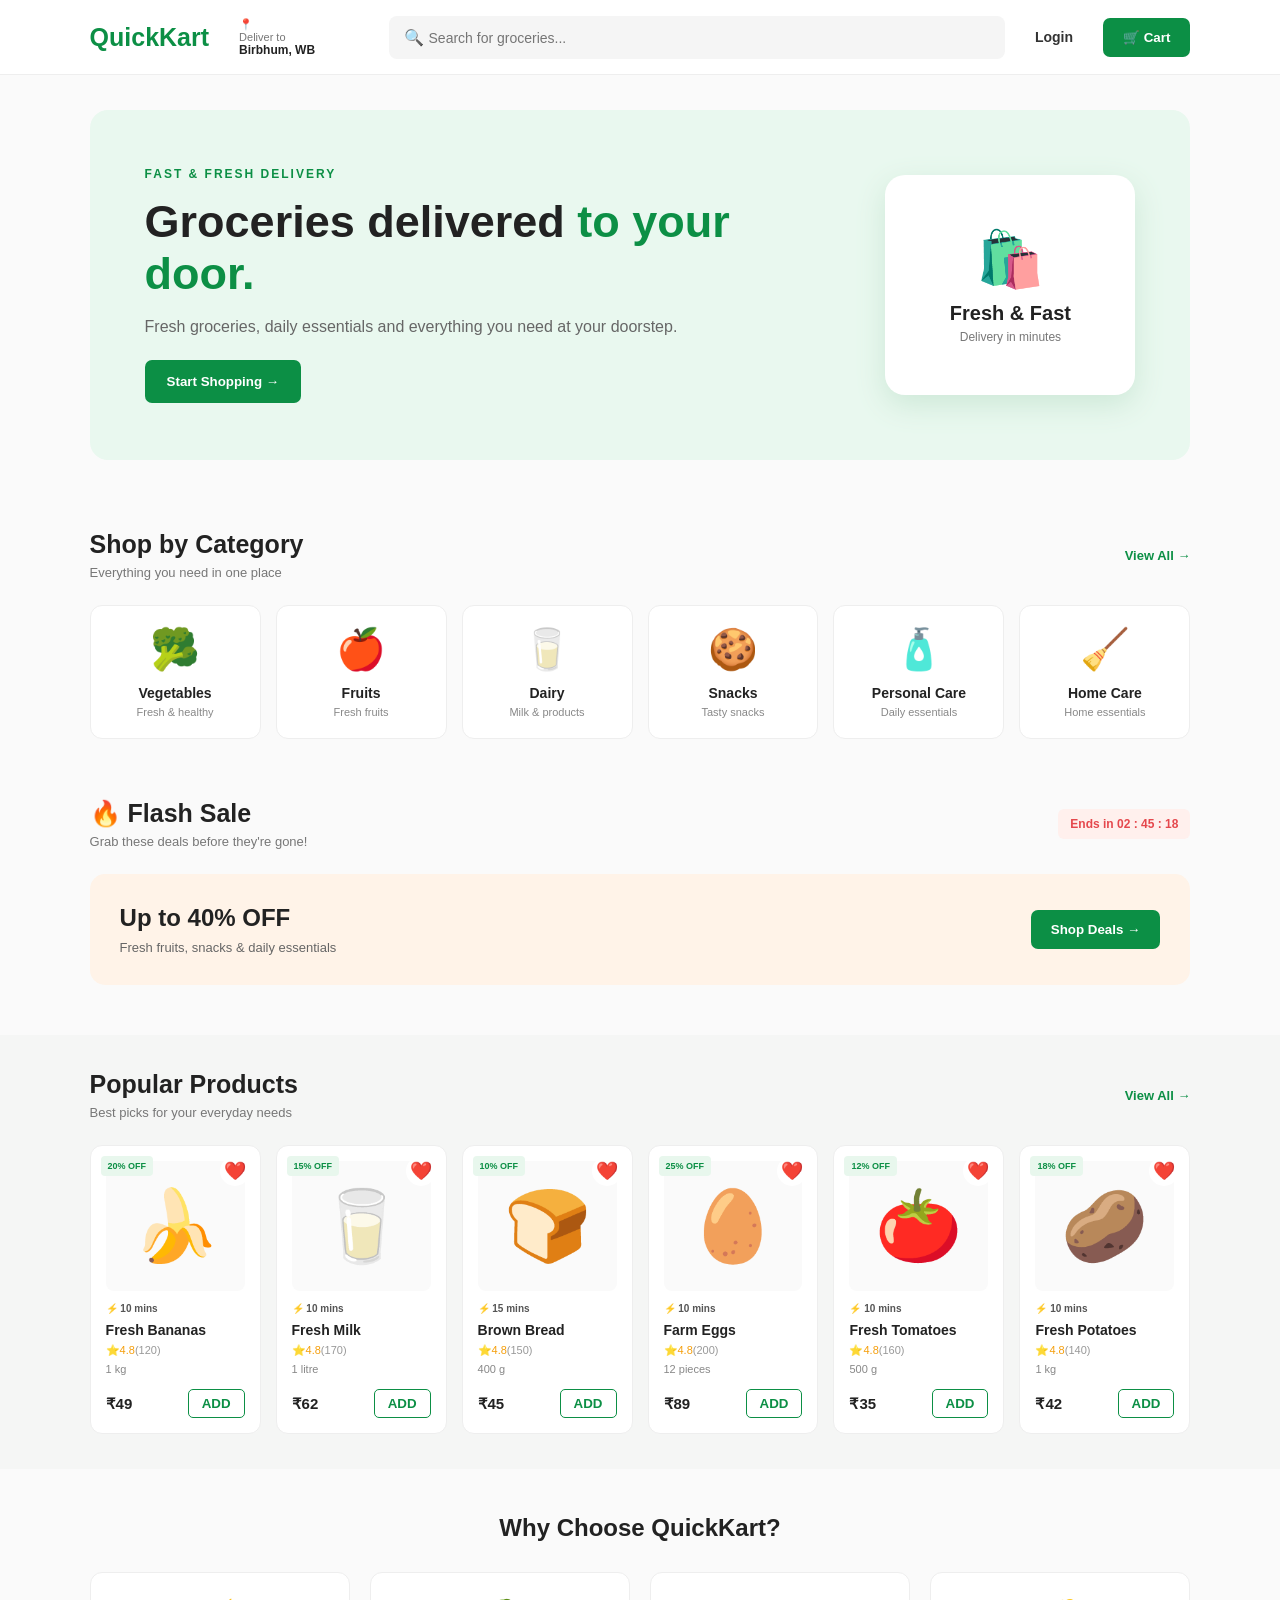
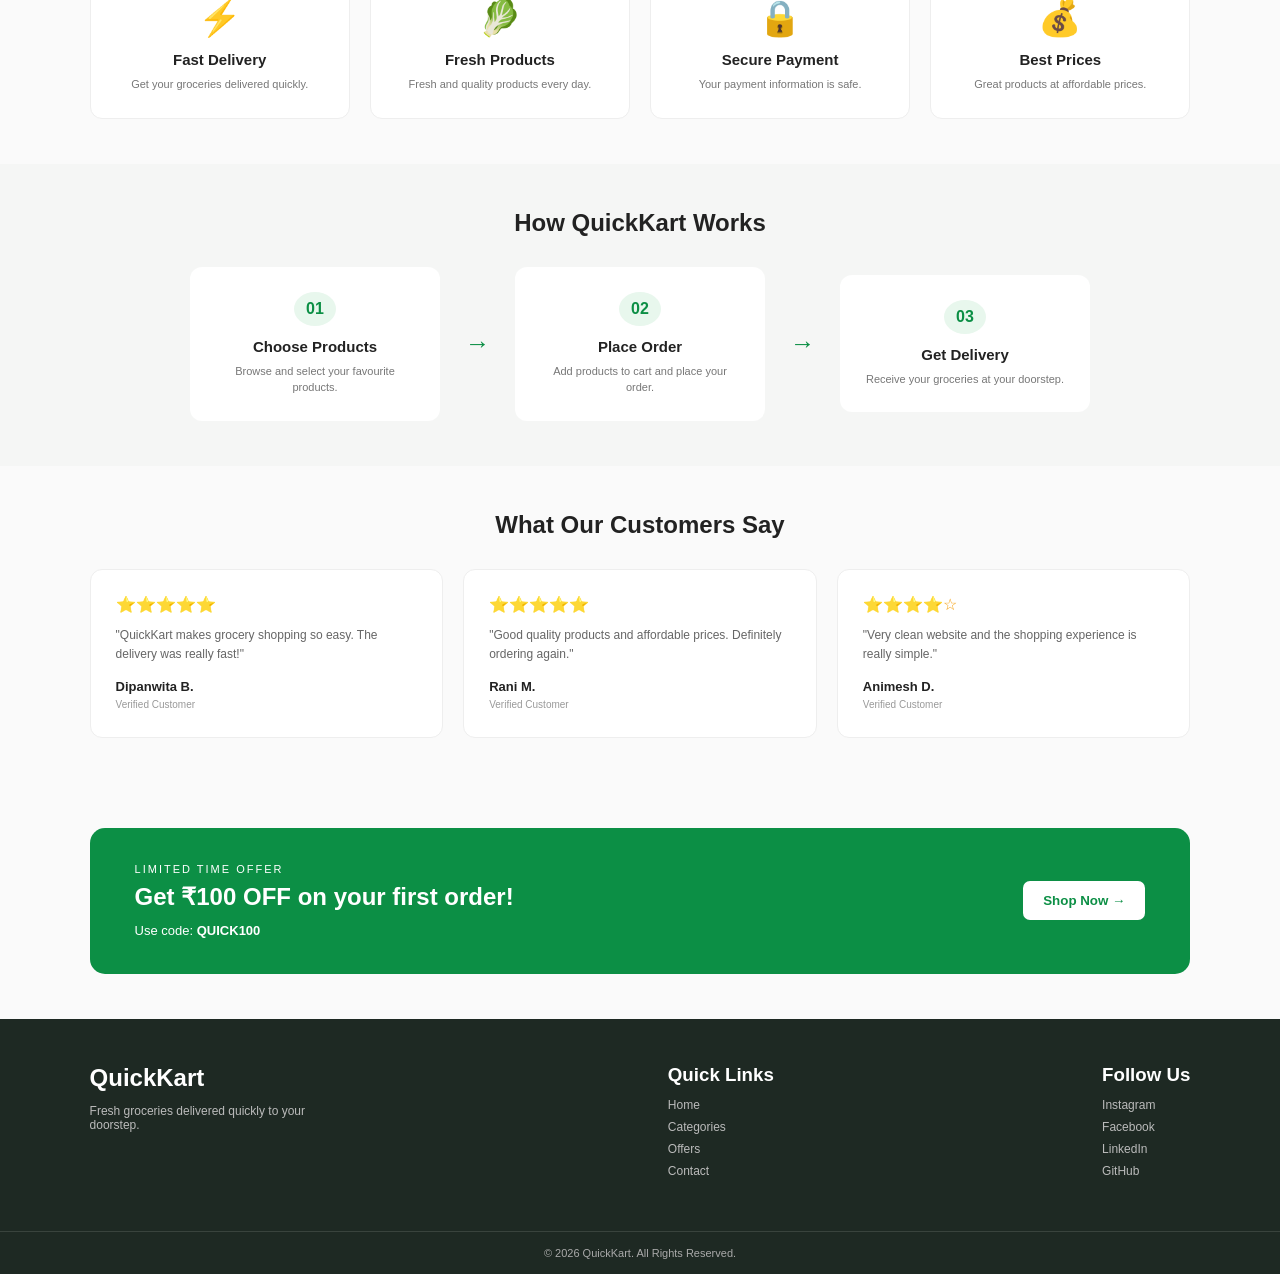
<file: index.html>
<!DOCTYPE html>
<html lang="en">

<head>
    <meta charset="UTF-8">

    <meta name="viewport"
        content="width=device-width, initial-scale=1.0">

    <title>QuickKart | Grocery Delivery</title>

    <!-- CSS File -->
    <link rel="stylesheet" href="dashboard.css">
</head>

<body>

    <!-- --------------- NAVBAR --------------- -->

    <nav class="navbar">

        <div class="logo">
            QuickKart
        </div>

        <div class="location">
            📍 <span>Deliver to</span>
            <strong>Birbhum, WB</strong>
        </div>

        <div class="search">
            🔍
            <input type="text"
                placeholder="Search for groceries...">
        </div>

        <a href="#" class="login">Login</a>

        <button class="cart">
            🛒 Cart
        </button>

    </nav>


    <!----------------- HERO ----------------->

    <section class="hero">

        <div class="hero-text">

            <p>FAST & FRESH DELIVERY</p>

            <h1>
                Groceries delivered
                <span>to your door.</span>
            </h1>

            <p class="description">
                Fresh groceries, daily essentials and
                everything you need at your doorstep.
            </p>

            <button class="shop-btn">
                Start Shopping →
            </button>

        </div>

        <div class="hero-box">
            🛍️
            <h2>Fresh & Fast</h2>
            <p>Delivery in minutes</p>
        </div>

    </section>


    <!------------------ CATEGORIES ----------------->

    <section class="section">

        <div class="section-heading">
            <div>
                <h2>Shop by Category</h2>
                <p>Everything you need in one place</p>
            </div>

            <a href="#">View All →</a>
        </div>


        <div class="categories">

            <div class="category">
                <div class="category-img">🥦</div>
                <h3>Vegetables</h3>
                <p>Fresh & healthy</p>
            </div>

            <div class="category">
                <div class="category-img">🍎</div>
                <h3>Fruits</h3>
                <p>Fresh fruits</p>
            </div>

            <div class="category">
                <div class="category-img">🥛</div>
                <h3>Dairy</h3>
                <p>Milk & products</p>
            </div>

            <div class="category">
                <div class="category-img">🍪</div>
                <h3>Snacks</h3>
                <p>Tasty snacks</p>
            </div>

            <div class="category">
                <div class="category-img">🧴</div>
                <h3>Personal Care</h3>
                <p>Daily essentials</p>
            </div>

            <div class="category">
                <div class="category-img">🧹</div>
                <h3>Home Care</h3>
                <p>Home essentials</p>
            </div>

        </div>

    </section>


    <section class="flash-sale">

    <div class="section-heading">

        <div>
            <h2>🔥 Flash Sale</h2>
            <p>Grab these deals before they're gone!</p>
        </div>

        <span class="sale-time">
            Ends in 02 : 45 : 18
        </span>

    </div>

    <div class="sale-box">

        <div>
            <h2>Up to 40% OFF</h2>
            <p>Fresh fruits, snacks & daily essentials</p>
        </div>

        <button>Shop Deals →</button>

    </div>

</section>


    <!-- --------------- PRODUCTS --------------- -->

    <section class="section products-section">

        <div class="section-heading">

            <div>
                <h2>Popular Products</h2>
                <p>Best picks for your everyday needs</p>
            </div>

            <a href="#">View All →</a>

        </div>


        <div class="products">


            <!-- Product 1 -->

            <div class="product">
                <button class="wishlist">❤️</button>

                <div class="discount">
                    20% OFF
                </div>

                <div class="product-image">🍌</div>

                <p class="time">⚡ 10 mins</p>

                <h3>Fresh Bananas</h3>

         <div class="rating">⭐4.8<span>(120)</span></div>

                <p class="quantity">1 kg</p>

                <div class="product-bottom">

                    <strong>₹49</strong>

                    <button>ADD</button>

                </div>

            </div>


            <!-- Product 2 -->

            <div class="product">
                <button class="wishlist">❤️</button>
                

                <div class="discount">15% OFF</div>

                <div class="product-image">🥛</div>

                <p class="time">⚡ 10 mins</p>

                <h3>Fresh Milk</h3>

                <div class="rating">
                    ⭐4.8<span>(170)</span>
                </div>

                <p class="quantity">
                    1 litre
                </p>

                <div class="product-bottom">

                    <strong>₹62</strong>

                    <button>
                        ADD
                    </button>

                </div>

            </div>


            <!-- Product 3 -->

            <div class="product">

                <button class="wishlist">❤️</button>


                <div class="discount">
                    10% OFF
                </div>

                <div class="product-image">
                    🍞
                </div>

                <p class="time">⚡ 15 mins</p>

                <h3>Brown Bread</h3>

                <div class="rating">
                    ⭐4.8<span>(150)</span>
                </div>

                <p class="quantity">
                    400 g
                </p>

                <div class="product-bottom">

                    <strong>₹45</strong>

                    <button>
                        ADD
                    </button>

                </div>

            </div>


            <!-- Product 4 -->

            <div class="product">

                <button class="wishlist">❤️</button>


                <div class="discount">
                    25% OFF
                </div>

                <div class="product-image">
                    🥚
                </div>

                <p class="time">⚡ 10 mins</p>

                <h3>Farm Eggs</h3>

                <div class="rating">
                    ⭐4.8<span>(200)</span>
                </div>

                <p class="quantity">
                    12 pieces
                </p>

                <div class="product-bottom">

                    <strong>₹89</strong>

                    <button>
                        ADD
                    </button>

                </div>

            </div>


            <!-- Product 5 -->

            <div class="product">

                <button class="wishlist">❤️</button>

                <div class="discount">
                    12% OFF
                </div>

                <div class="product-image">
                    🍅
                </div>

                <p class="time">⚡ 10 mins</p>

                <h3>Fresh Tomatoes</h3>

                <div class="rating">
                    ⭐4.8<span>(160)</span>
                </div>

                <p class="quantity">
                    500 g
                </p>

                <div class="product-bottom">

                    <strong>₹35</strong>

                    <button>
                        ADD
                    </button>

                </div>

            </div>


            <!-- Product 6 -->

            <div class="product">

                <button class="wishlist">❤️</button>

                <div class="discount">
                    18% OFF
                </div>

                <div class="product-image">
                    🥔
                </div>

                <p class="time">⚡ 10 mins</p>

                <h3>Fresh Potatoes</h3>

                <div class="rating">
                    ⭐4.8<span>(140)</span>
                </div>

                <p class="quantity">
                    1 kg
                </p>

                <div class="product-bottom">

                    <strong>₹42</strong>

                    <button>
                        ADD
                    </button>

                </div>

            </div>

        </div>

    </section>

<!------------Why choose us?---------------------->

<section class="why-us">

    <h2>Why Choose QuickKart?</h2>

    <div class="features">

        <div class="feature">
            <div>⚡</div>
            <h3>Fast Delivery</h3>
            <p>Get your groceries delivered quickly.</p>
        </div>

        <div class="feature">
            <div>🥬</div>
            <h3>Fresh Products</h3>
            <p>Fresh and quality products every day.</p>
        </div>

        <div class="feature">
            <div>🔒</div>
            <h3>Secure Payment</h3>
            <p>Your payment information is safe.</p>
        </div>

        <div class="feature">
            <div>💰</div>
            <h3>Best Prices</h3>
            <p>Great products at affordable prices.</p>
        </div>

    </div>

</section>

<!----------- How It Works------------>


<section class="how">

    <h2>How QuickKart Works</h2>

    <div class="steps">

        <div class="step">
            <span>01</span>
            <h3>Choose Products</h3>
            <p>Browse and select your favourite products.</p>
        </div>

        <div class="arrow">→</div>

        <div class="step">
            <span>02</span>
            <h3>Place Order</h3>
            <p>Add products to cart and place your order.</p>
        </div>

        <div class="arrow">→</div>

        <div class="step">
            <span>03</span>
            <h3>Get Delivery</h3>
            <p>Receive your groceries at your doorstep.</p>
        </div>

    </div>

</section>

<!----------Reviews------------>

<section class="reviews">

    <h2>What Our Customers Say</h2>

    <div class="review-box">

        <div class="review">
            <div class="stars">⭐⭐⭐⭐⭐</div>
            <p>
                "QuickKart makes grocery shopping so easy.
                The delivery was really fast!"
            </p>
            <strong>Dipanwita B.</strong>
            <span>Verified Customer</span>
        </div>

        <div class="review">
            <div class="stars">⭐⭐⭐⭐⭐</div>
            <p>
                "Good quality products and affordable prices.
                Definitely ordering again."
            </p>
            <strong>Rani M.</strong>
            <span>Verified Customer</span>
        </div>

        <div class="review">
            <div class="stars">⭐⭐⭐⭐☆</div>
            <p>
                "Very clean website and the shopping
                experience is really simple."
            </p>
            <strong>Animesh D.</strong>
            <span>Verified Customer</span>
        </div>

    </div>

</section>


    <!-- --------------- OFFER --------------- -->

    <section class="offer">

        <div>

            <p>LIMITED TIME OFFER</p>

            <h2>
                Get ₹100 OFF on your first order!
            </h2>

            <span>
                Use code: <strong>QUICK100</strong>
            </span>

        </div>

        <button>
            Shop Now →
        </button>

    </section>


    <!-- --------------- FOOTER --------------- -->

    <footer>

        <div>
            <h2>QuickKart</h2>

            <p>
                Fresh groceries delivered quickly
                to your doorstep.
            </p>
        </div>


        <div>
            <h3>Quick Links</h3>

            <a href="#">Home</a>
            <a href="#">Categories</a>
            <a href="#">Offers</a>
            <a href="#">Contact</a>
        </div>


        <div>
            <h3>Follow Us</h3>

            <p>Instagram</p>
            <p>Facebook</p>
            <p>LinkedIn</p>
            <p>GitHub</p>
        </div>

    </footer>


    <div class="copyright">
        © 2026 QuickKart. All Rights Reserved.
    </div>

</body>

</html>
</file>
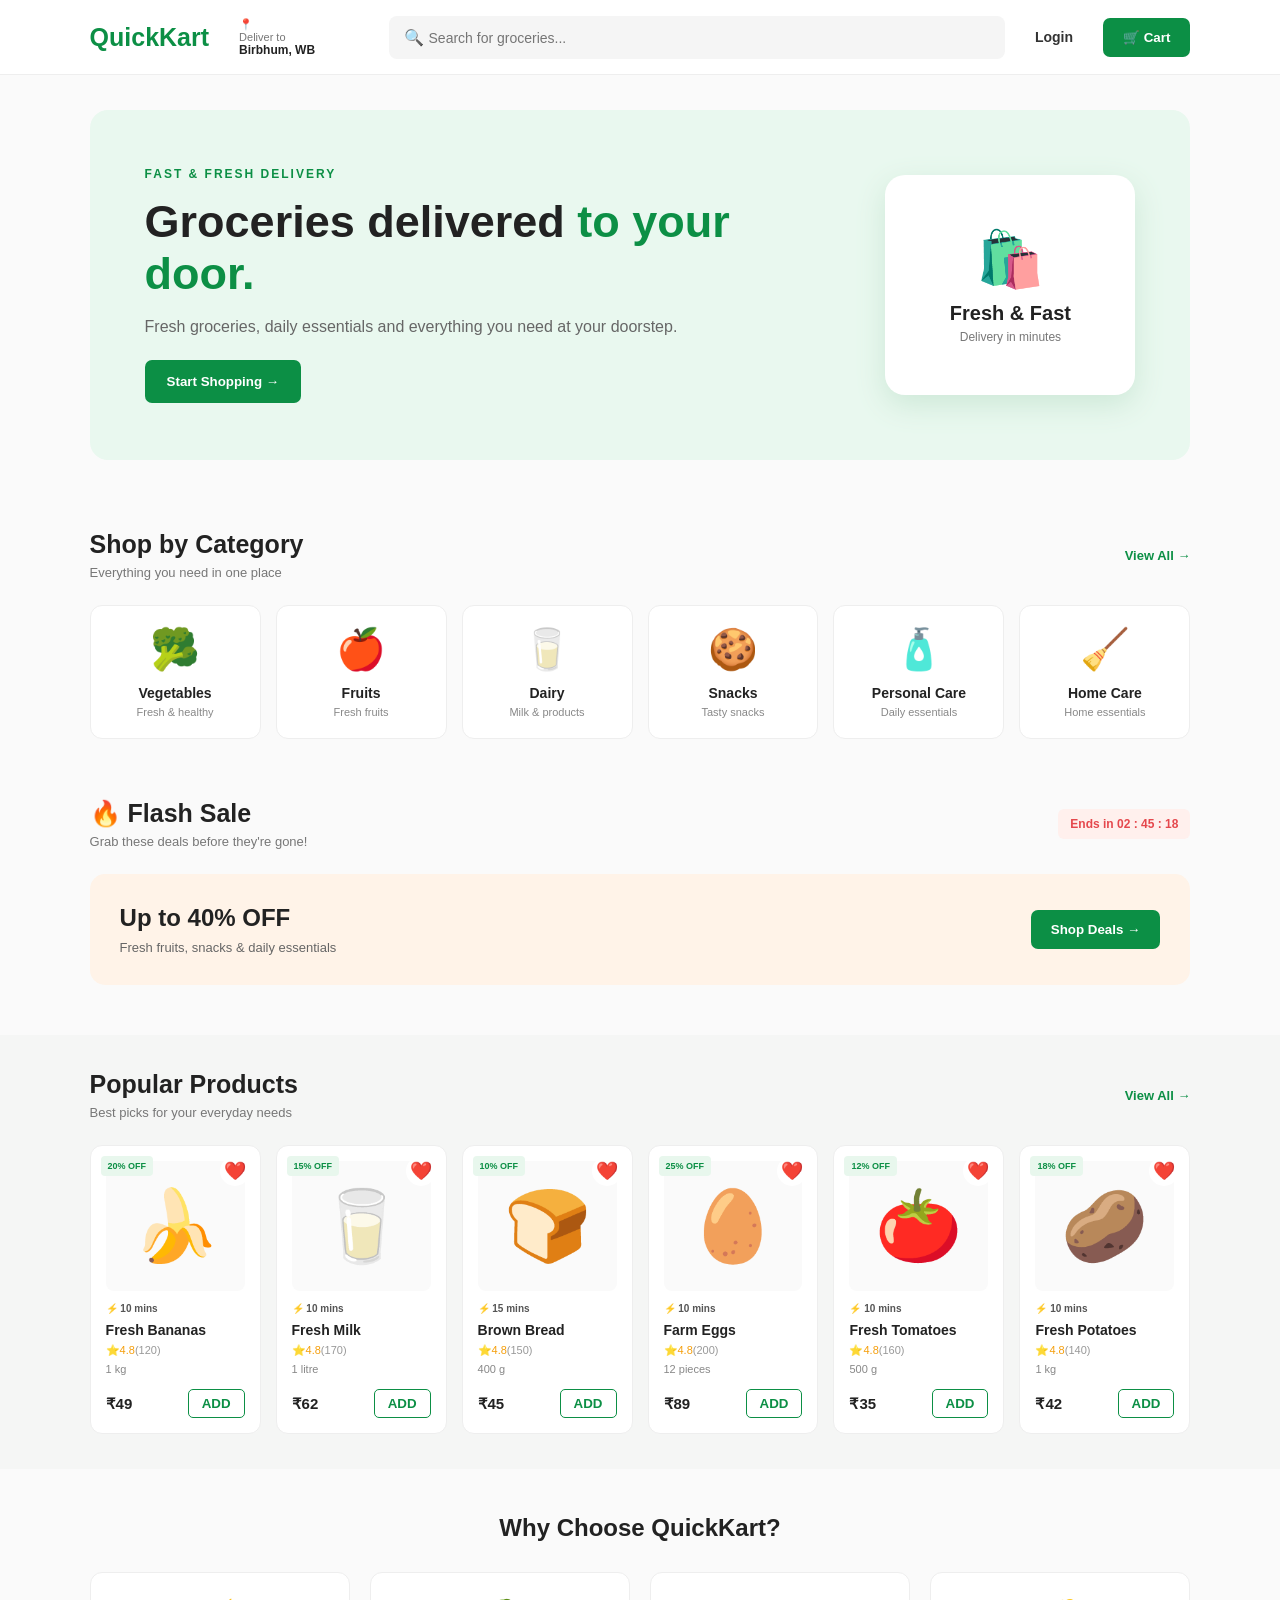
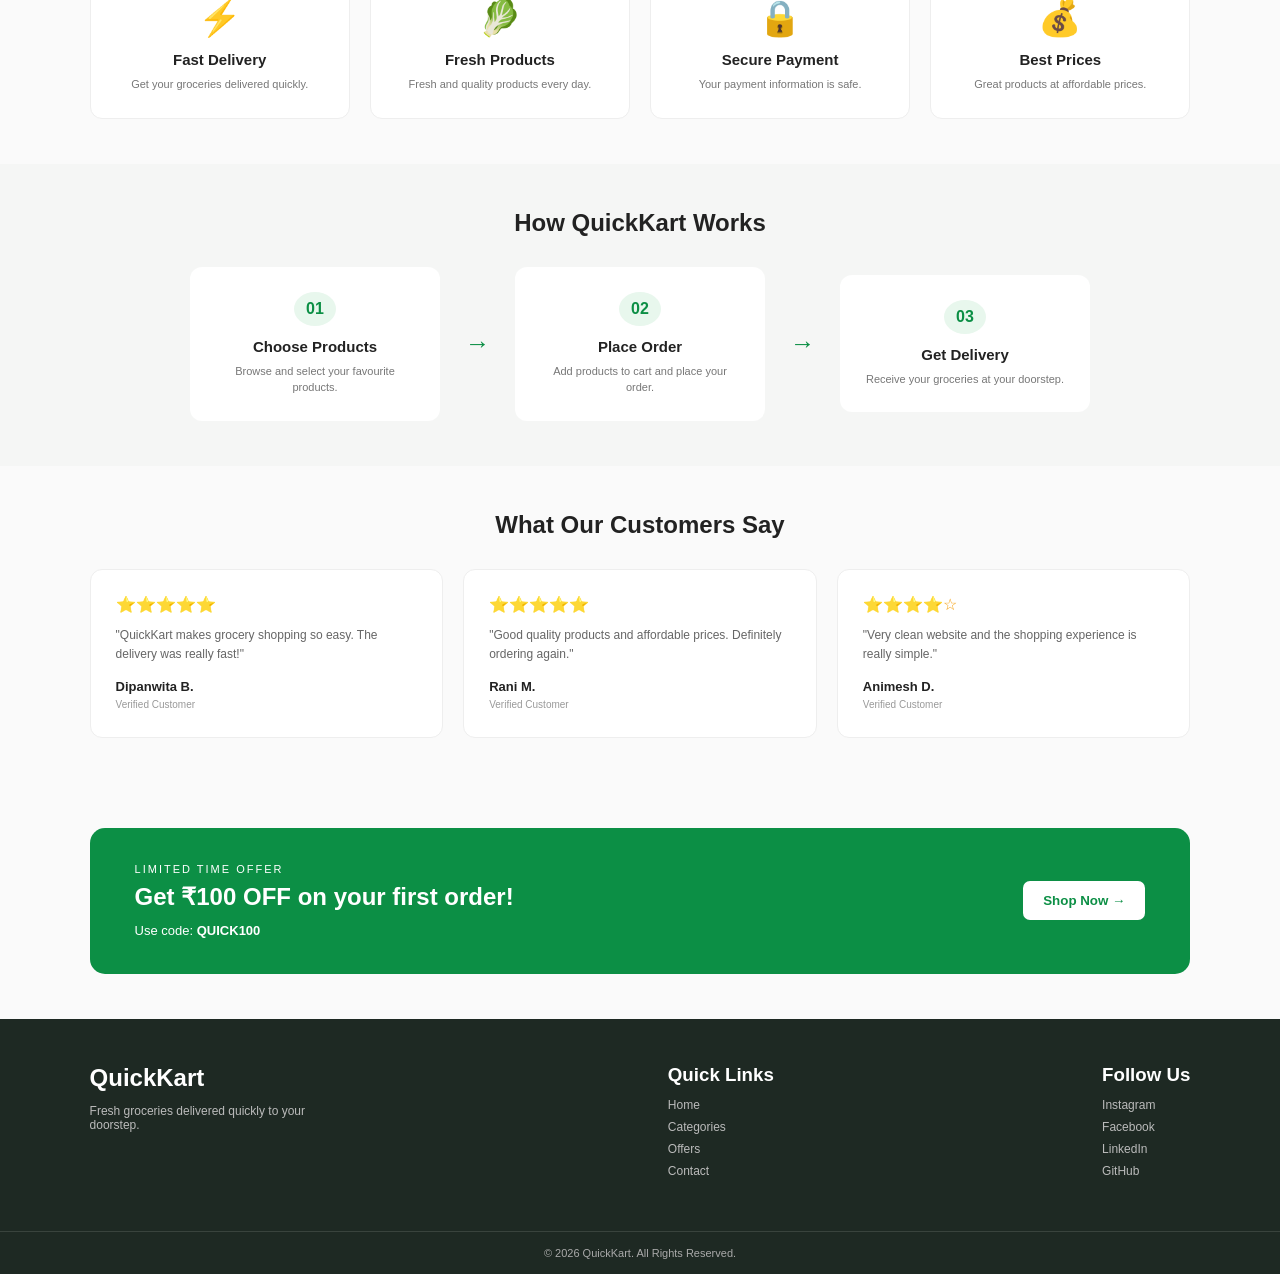
<file: dashboard.html>
<!DOCTYPE html>
<html lang="en">

<head>
    <meta charset="UTF-8">

    <meta name="viewport"
        content="width=device-width, initial-scale=1.0">

    <title>QuickKart | Grocery Delivery</title>

    <!-- CSS File -->
    <link rel="stylesheet" href="dashboard.css">
</head>

<body>

    <!-- --------------- NAVBAR --------------- -->

    <nav class="navbar">

        <div class="logo">
            QuickKart
        </div>

        <div class="location">
            📍 <span>Deliver to</span>
            <strong>Birbhum, WB</strong>
        </div>

        <div class="search">
            🔍
            <input type="text"
                placeholder="Search for groceries...">
        </div>

        <a href="#" class="login">Login</a>

        <button class="cart">
            🛒 Cart
        </button>

    </nav>


    <!----------------- HERO ----------------->

    <section class="hero">

        <div class="hero-text">

            <p>FAST & FRESH DELIVERY</p>

            <h1>
                Groceries delivered
                <span>to your door.</span>
            </h1>

            <p class="description">
                Fresh groceries, daily essentials and
                everything you need at your doorstep.
            </p>

            <button class="shop-btn">
                Start Shopping →
            </button>

        </div>

        <div class="hero-box">
            🛍️
            <h2>Fresh & Fast</h2>
            <p>Delivery in minutes</p>
        </div>

    </section>


    <!------------------ CATEGORIES ----------------->

    <section class="section">

        <div class="section-heading">
            <div>
                <h2>Shop by Category</h2>
                <p>Everything you need in one place</p>
            </div>

            <a href="#">View All →</a>
        </div>


        <div class="categories">

            <div class="category">
                <div class="category-img">🥦</div>
                <h3>Vegetables</h3>
                <p>Fresh & healthy</p>
            </div>

            <div class="category">
                <div class="category-img">🍎</div>
                <h3>Fruits</h3>
                <p>Fresh fruits</p>
            </div>

            <div class="category">
                <div class="category-img">🥛</div>
                <h3>Dairy</h3>
                <p>Milk & products</p>
            </div>

            <div class="category">
                <div class="category-img">🍪</div>
                <h3>Snacks</h3>
                <p>Tasty snacks</p>
            </div>

            <div class="category">
                <div class="category-img">🧴</div>
                <h3>Personal Care</h3>
                <p>Daily essentials</p>
            </div>

            <div class="category">
                <div class="category-img">🧹</div>
                <h3>Home Care</h3>
                <p>Home essentials</p>
            </div>

        </div>

    </section>


    <section class="flash-sale">

    <div class="section-heading">

        <div>
            <h2>🔥 Flash Sale</h2>
            <p>Grab these deals before they're gone!</p>
        </div>

        <span class="sale-time">
            Ends in 02 : 45 : 18
        </span>

    </div>

    <div class="sale-box">

        <div>
            <h2>Up to 40% OFF</h2>
            <p>Fresh fruits, snacks & daily essentials</p>
        </div>

        <button>Shop Deals →</button>

    </div>

</section>


    <!-- --------------- PRODUCTS --------------- -->

    <section class="section products-section">

        <div class="section-heading">

            <div>
                <h2>Popular Products</h2>
                <p>Best picks for your everyday needs</p>
            </div>

            <a href="#">View All →</a>

        </div>


        <div class="products">


            <!-- Product 1 -->

            <div class="product">
                <button class="wishlist">❤️</button>

                <div class="discount">
                    20% OFF
                </div>

                <div class="product-image">🍌</div>

                <p class="time">⚡ 10 mins</p>

                <h3>Fresh Bananas</h3>

         <div class="rating">⭐4.8<span>(120)</span></div>

                <p class="quantity">1 kg</p>

                <div class="product-bottom">

                    <strong>₹49</strong>

                    <button>ADD</button>

                </div>

            </div>


            <!-- Product 2 -->

            <div class="product">
                <button class="wishlist">❤️</button>
                

                <div class="discount">15% OFF</div>

                <div class="product-image">🥛</div>

                <p class="time">⚡ 10 mins</p>

                <h3>Fresh Milk</h3>

                <div class="rating">
                    ⭐4.8<span>(170)</span>
                </div>

                <p class="quantity">
                    1 litre
                </p>

                <div class="product-bottom">

                    <strong>₹62</strong>

                    <button>
                        ADD
                    </button>

                </div>

            </div>


            <!-- Product 3 -->

            <div class="product">

                <button class="wishlist">❤️</button>


                <div class="discount">
                    10% OFF
                </div>

                <div class="product-image">
                    🍞
                </div>

                <p class="time">⚡ 15 mins</p>

                <h3>Brown Bread</h3>

                <div class="rating">
                    ⭐4.8<span>(150)</span>
                </div>

                <p class="quantity">
                    400 g
                </p>

                <div class="product-bottom">

                    <strong>₹45</strong>

                    <button>
                        ADD
                    </button>

                </div>

            </div>


            <!-- Product 4 -->

            <div class="product">

                <button class="wishlist">❤️</button>


                <div class="discount">
                    25% OFF
                </div>

                <div class="product-image">
                    🥚
                </div>

                <p class="time">⚡ 10 mins</p>

                <h3>Farm Eggs</h3>

                <div class="rating">
                    ⭐4.8<span>(200)</span>
                </div>

                <p class="quantity">
                    12 pieces
                </p>

                <div class="product-bottom">

                    <strong>₹89</strong>

                    <button>
                        ADD
                    </button>

                </div>

            </div>


            <!-- Product 5 -->

            <div class="product">

                <button class="wishlist">❤️</button>

                <div class="discount">
                    12% OFF
                </div>

                <div class="product-image">
                    🍅
                </div>

                <p class="time">⚡ 10 mins</p>

                <h3>Fresh Tomatoes</h3>

                <div class="rating">
                    ⭐4.8<span>(160)</span>
                </div>

                <p class="quantity">
                    500 g
                </p>

                <div class="product-bottom">

                    <strong>₹35</strong>

                    <button>
                        ADD
                    </button>

                </div>

            </div>


            <!-- Product 6 -->

            <div class="product">

                <button class="wishlist">❤️</button>

                <div class="discount">
                    18% OFF
                </div>

                <div class="product-image">
                    🥔
                </div>

                <p class="time">⚡ 10 mins</p>

                <h3>Fresh Potatoes</h3>

                <div class="rating">
                    ⭐4.8<span>(140)</span>
                </div>

                <p class="quantity">
                    1 kg
                </p>

                <div class="product-bottom">

                    <strong>₹42</strong>

                    <button>
                        ADD
                    </button>

                </div>

            </div>

        </div>

    </section>

<!------------Why choose us?---------------------->

<section class="why-us">

    <h2>Why Choose QuickKart?</h2>

    <div class="features">

        <div class="feature">
            <div>⚡</div>
            <h3>Fast Delivery</h3>
            <p>Get your groceries delivered quickly.</p>
        </div>

        <div class="feature">
            <div>🥬</div>
            <h3>Fresh Products</h3>
            <p>Fresh and quality products every day.</p>
        </div>

        <div class="feature">
            <div>🔒</div>
            <h3>Secure Payment</h3>
            <p>Your payment information is safe.</p>
        </div>

        <div class="feature">
            <div>💰</div>
            <h3>Best Prices</h3>
            <p>Great products at affordable prices.</p>
        </div>

    </div>

</section>

<!----------- How It Works------------>


<section class="how">

    <h2>How QuickKart Works</h2>

    <div class="steps">

        <div class="step">
            <span>01</span>
            <h3>Choose Products</h3>
            <p>Browse and select your favourite products.</p>
        </div>

        <div class="arrow">→</div>

        <div class="step">
            <span>02</span>
            <h3>Place Order</h3>
            <p>Add products to cart and place your order.</p>
        </div>

        <div class="arrow">→</div>

        <div class="step">
            <span>03</span>
            <h3>Get Delivery</h3>
            <p>Receive your groceries at your doorstep.</p>
        </div>

    </div>

</section>

<!----------Reviews------------>

<section class="reviews">

    <h2>What Our Customers Say</h2>

    <div class="review-box">

        <div class="review">
            <div class="stars">⭐⭐⭐⭐⭐</div>
            <p>
                "QuickKart makes grocery shopping so easy.
                The delivery was really fast!"
            </p>
            <strong>Dipanwita B.</strong>
            <span>Verified Customer</span>
        </div>

        <div class="review">
            <div class="stars">⭐⭐⭐⭐⭐</div>
            <p>
                "Good quality products and affordable prices.
                Definitely ordering again."
            </p>
            <strong>Rani M.</strong>
            <span>Verified Customer</span>
        </div>

        <div class="review">
            <div class="stars">⭐⭐⭐⭐☆</div>
            <p>
                "Very clean website and the shopping
                experience is really simple."
            </p>
            <strong>Animesh D.</strong>
            <span>Verified Customer</span>
        </div>

    </div>

</section>


    <!-- --------------- OFFER --------------- -->

    <section class="offer">

        <div>

            <p>LIMITED TIME OFFER</p>

            <h2>
                Get ₹100 OFF on your first order!
            </h2>

            <span>
                Use code: <strong>QUICK100</strong>
            </span>

        </div>

        <button>
            Shop Now →
        </button>

    </section>


    <!-- --------------- FOOTER --------------- -->

    <footer>

        <div>
            <h2>QuickKart</h2>

            <p>
                Fresh groceries delivered quickly
                to your doorstep.
            </p>
        </div>


        <div>
            <h3>Quick Links</h3>

            <a href="#">Home</a>
            <a href="#">Categories</a>
            <a href="#">Offers</a>
            <a href="#">Contact</a>
        </div>


        <div>
            <h3>Follow Us</h3>

            <p>Instagram</p>
            <p>Facebook</p>
            <p>LinkedIn</p>
            <p>GitHub</p>
        </div>

    </footer>


    <div class="copyright">
        © 2026 QuickKart. All Rights Reserved.
    </div>

</body>

</html>
</file>
<file: dashboard.css>
/* ----------------------------
   BASIC
---------------------------- */

* {
    margin: 0;
    padding: 0;
    box-sizing: border-box;
}

body {
    font-family: Arial, sans-serif;
    background: #fafafa;
    color: #222;
}

a {
    text-decoration: none;
}


/* ----------------------------
   NAVBAR
---------------------------- */

.navbar {
    height: 75px;

    background: white;

    display: flex;
    align-items: center;

    gap: 30px;

    padding: 0 7%;

    border-bottom: 1px solid #eee;

    position: sticky;
    top: 0;

    z-index: 10;
}

.logo {
    font-size: 25px;

    font-weight: bold;

    color: #0c8f45;
}

.location {
    display: flex;

    flex-direction: column;

    font-size: 11px;

    min-width: 120px;
}

.location span {
    color: #777;
}

.location strong {
    font-size: 12px;
}


.search {
    flex: 1;

    background: #f5f5f5;

    padding: 12px 15px;

    border-radius: 8px;

    color: #777;
}

.search input {
    border: none;

    outline: none;

    background: transparent;

    width: 90%;

    font-size: 14px;
}


.login {
    color: #333;

    font-weight: bold;

    font-size: 14px;
}


.cart {
    background: #0c8f45;

    color: white;

    border: none;

    padding: 12px 20px;

    border-radius: 7px;

    font-weight: bold;

    cursor: pointer;
}


/* ----------------------------
   HERO
---------------------------- */

.hero {
    margin: 35px 7%;

    min-height: 350px;

    background: #e9f8ef;

    border-radius: 18px;

    padding: 55px;

    display: flex;

    align-items: center;

    justify-content: space-between;
}

.hero-text {
    max-width: 600px;
}

.hero-text > p:first-child {
    color: #0c8f45;

    font-size: 12px;

    font-weight: bold;

    letter-spacing: 2px;
}

.hero h1 {
    font-size: 45px;

    line-height: 1.15;

    margin: 15px 0;
}

.hero h1 span {
    color: #0c8f45;
}

.description {
    color: #666;

    line-height: 1.6;

    margin-bottom: 20px;
}

.shop-btn {
    border: none;

    background: #0c8f45;

    color: white;

    padding: 14px 22px;

    border-radius: 7px;

    font-weight: bold;

    cursor: pointer;
}

.hero-box {
    width: 250px;
    height: 220px;

    background: white;

    border-radius: 20px;

    display: flex;

    flex-direction: column;

    align-items: center;

    justify-content: center;

    font-size: 55px;

    box-shadow: 0 10px 30px #cde8d7;
}

.hero-box h2 {
    font-size: 20px;

    margin-top: 10px;
}

.hero-box p {
    font-size: 12px;

    color: #777;

    margin-top: 5px;
}


/* ----------------------------
   SECTION
---------------------------- */

.section {
    padding: 35px 7%;
}

.section-heading {
    display: flex;

    align-items: center;

    justify-content: space-between;

    margin-bottom: 25px;
}

.section-heading h2 {
    font-size: 25px;

    margin-bottom: 6px;
}

.section-heading p {
    color: #777;

    font-size: 13px;
}

.section-heading a {
    color: #0c8f45;

    font-weight: bold;

    font-size: 13px;
}


/* ----------------------------
   CATEGORY
---------------------------- */

.categories {
    display: grid;

    grid-template-columns:
        repeat(6, 1fr);

    gap: 15px;
}

.category {
    background: white;

    border: 1px solid #eee;

    border-radius: 12px;

    padding: 20px 10px;

    text-align: center;

    transition: 0.3s;
}

.category:hover {
    transform: translateY(-5px);

    box-shadow: 0 8px 20px #ddd;
}

.category-img {
    font-size: 40px;

    margin-bottom: 12px;
}

.category h3 {
    font-size: 14px;

    margin-bottom: 5px;
}

.category p {
    font-size: 11px;

    color: #888;
}


.flash-sale {
    padding: 25px 7%;
}

.sale-time {
    background: #fff0ed;
    color: #e5484d;

    padding: 8px 12px;

    border-radius: 6px;

    font-size: 12px;
    font-weight: bold;
}

.sale-box {
    background: #fff3e8;

    border-radius: 15px;

    padding: 30px;

    display: flex;
    justify-content: space-between;
    align-items: center;
}

.sale-box h2 {
    margin-bottom: 8px;
}

.sale-box p {
    color: #666;
    font-size: 13px;
}

.sale-box button {
    background: #0c8f45;
    color: white;

    border: none;

    padding: 12px 20px;

    border-radius: 7px;

    font-weight: bold;
}


/* ----------------------------
   PRODUCTS
---------------------------- */

.products-section {
    background: #f5f6f5;

    margin-top: 25px;
}

.products {
    display: grid;

    grid-template-columns:
        repeat(6, 1fr);

    gap: 15px;
}

.product {
    background: white;

    border: 1px solid #eee;

    border-radius: 12px;

    padding: 15px;

    position: relative;

    transition: 0.3s;
}

.product:hover {
    transform: translateY(-5px);

    box-shadow: 0 8px 20px #ddd;
}

.wishlist {
    position: absolute;
    top: 10px;
    right: 10px;

    border: none;
    background: white;

    width: 30px;
    height: 30px;

    border-radius: 50%;

    font-size: 18px;
    color: #777;

    cursor: pointer;
}

.wishlist:hover {
    color: #0c8f45;
}

.rating {
    font-size: 11px;
    color: #f59e0b;
    margin: 6px 0;
}

.rating span {
    color: #999;
}

.discount {
    position: absolute;

    top: 10px;
    left: 10px;

    background: #e8f7ed;

    color: #0c8f45;

    padding: 5px 7px;

    border-radius: 4px;

    font-size: 9px;

    font-weight: bold;
}

.product-image {
    height: 130px;

    display: flex;

    align-items: center;

    justify-content: center;

    font-size: 70px;

    background: #fafafa;

    border-radius: 8px;

    margin-bottom: 12px;
}

.time {
    font-size: 10px;

    font-weight: bold;

    color: #555;

    margin-bottom: 8px;
}

.product h3 {
    font-size: 14px;

    margin-bottom: 5px;
}

.quantity {
    color: #888;

    font-size: 11px;

    margin-bottom: 14px;
}

.product-bottom {
    display: flex;

    align-items: center;

    justify-content: space-between;
}

.product-bottom strong {
    font-size: 15px;
}

.product-bottom button {
    background: white;

    border: 1px solid #0c8f45;

    color: #0c8f45;

    padding: 6px 13px;

    border-radius: 5px;

    font-weight: bold;

    cursor: pointer;
}

.product-bottom button:hover {
    background: #0c8f45;

    color: white;
}


/*------------
why choose us
--------------*/

.why-us {
    padding: 45px 7%;
    text-align: center;
}

.why-us > h2 {
    margin-bottom: 30px;
}

.features {
    display: grid;
    grid-template-columns: repeat(4, 1fr);
    gap: 20px;
}

.feature {
    background: white;

    padding: 25px 15px;

    border: 1px solid #eee;

    border-radius: 12px;
}

.feature > div {
    font-size: 35px;
    margin-bottom: 12px;
}

.feature h3 {
    font-size: 15px;
    margin-bottom: 8px;
}

.feature p {
    color: #777;
    font-size: 11px;
    line-height: 1.5;
}


/*-----------------
How it work
-------------------*/
.how {
    padding: 45px 7%;
    text-align: center;
    background: #f5f6f5;
}

.how > h2 {
    margin-bottom: 30px;
}

.steps {
    display: flex;
    align-items: center;
    justify-content: center;
    gap: 25px;
}

.step {
    background: white;

    padding: 25px;

    width: 250px;

    border-radius: 12px;
}

.step span {
    display: inline-block;

    background: #e8f7ed;
    color: #0c8f45;

    padding: 8px 12px;

    border-radius: 50%;

    font-weight: bold;

    margin-bottom: 12px;
}

.step h3 {
    font-size: 15px;
    margin-bottom: 8px;
}

.step p {
    color: #777;
    font-size: 11px;
    line-height: 1.5;
}

.arrow {
    font-size: 25px;
    color: #0c8f45;
}


/*--------
Reviews
----------*/

.reviews {
    padding: 45px 7%;
    text-align: center;
}

.reviews > h2 {
    margin-bottom: 30px;
}

.review-box {
    display: grid;
    grid-template-columns: repeat(3, 1fr);
    gap: 20px;
}

.review {
    background: white;

    border: 1px solid #eee;

    border-radius: 12px;

    padding: 25px;

    text-align: left;
}

.stars {
    color: #f59e0b;
    margin-bottom: 12px;
}

.review p {
    color: #666;

    font-size: 12px;

    line-height: 1.6;

    margin-bottom: 15px;
}

.review strong {
    display: block;
    font-size: 13px;
}

.review span {
    color: #999;
    font-size: 10px;
}

/* ----------------------------
   OFFER
---------------------------- */

.offer {
    margin: 45px 7%;

    padding: 35px 45px;

    background: #0c8f45;

    color: white;

    border-radius: 15px;

    display: flex;

    align-items: center;

    justify-content: space-between;
}

.offer p {
    font-size: 11px;

    letter-spacing: 2px;

    margin-bottom: 8px;
}

.offer h2 {
    margin-bottom: 10px;
}

.offer span {
    font-size: 13px;
}

.offer button {
    border: none;

    background: white;

    color: #0c8f45;

    padding: 12px 20px;

    border-radius: 7px;

    font-weight: bold;

    cursor: pointer;
}


/* ----------------------------
   FOOTER
---------------------------- */

footer {
    background: #1e2923;

    color: white;

    padding: 45px 7%;

    display: flex;

    justify-content: space-between;
}

footer div {
    max-width: 250px;
}

footer h2,
footer h3 {
    margin-bottom: 12px;
}

footer p,
footer a {
    display: block;

    color: #bbb;

    font-size: 12px;

    margin-bottom: 8px;
}

footer a:hover {
    color: white;
}

.copyright {
    background: #1e2923;

    border-top: 1px solid #39433d;

    color: #aaa;

    text-align: center;

    padding: 15px;

    font-size: 11px;
}


/* ----------------------------
   RESPONSIVE
---------------------------- */

@media (max-width: 1000px) {

    .products {
        grid-template-columns:
            repeat(3, 1fr);
    }

    .categories {
        grid-template-columns:
            repeat(3, 1fr);
    }

    .location {
        display: none;
    }
}


@media (max-width: 700px) {

    .navbar {
        padding: 15px;

        gap: 12px;
    }

    .logo {
        font-size: 20px;
    }

    .login {
        display: none;
    }

    .cart {
        padding: 10px;
    }

    .hero {
        margin: 20px 15px;

        padding: 30px;

        flex-direction: column;

        gap: 30px;

        text-align: center;
    }

    .hero h1 {
        font-size: 32px;
    }

    .hero-box {
        width: 200px;
        height: 160px;
    }

    .section {
        padding: 30px 15px;
    }

    .categories {
        grid-template-columns:
            repeat(2, 1fr);
    }

    .products {
        grid-template-columns:
            repeat(2, 1fr);
    }

    .offer {
        margin: 30px 15px;

        padding: 25px;

        flex-direction: column;

        align-items: flex-start;

        gap: 20px;
    }

    footer {
        padding: 35px 20px;

        flex-direction: column;

        gap: 25px;
    }
}


@media (max-width: 450px) {

    .search {
        display: none;
    }

    .hero-box {
        display: none;
    }

    .products {
        grid-template-columns: 1fr;
    }

    .categories {
        grid-template-columns: 1fr 1fr;
    }
}
</file>
